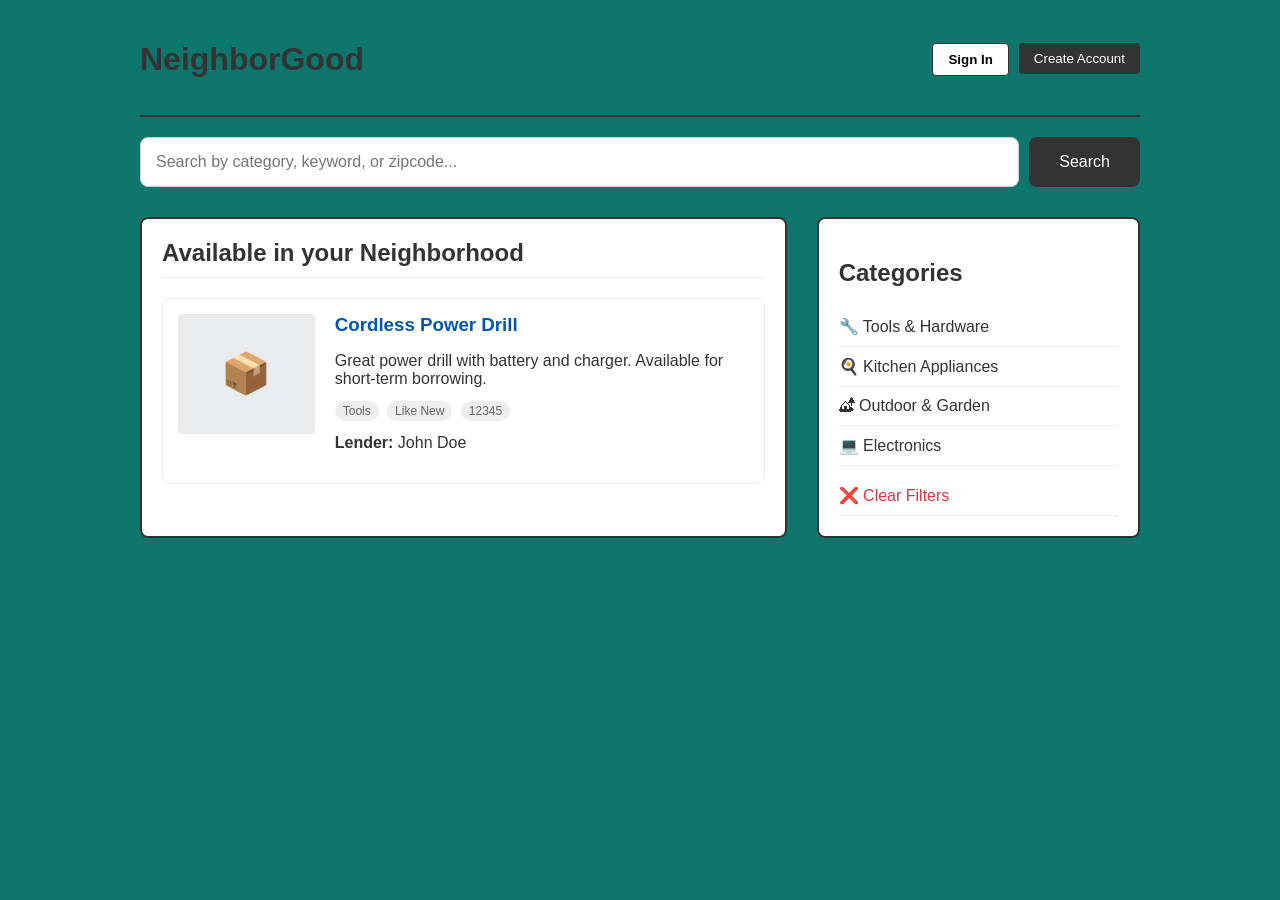
<file: frontend/index.html>
<!DOCTYPE html>
<html lang="en">
<head>
    <meta charset="UTF-8">
    <meta name="viewport" content="width=device-width, initial-scale=1.0">
    <title>NeighborGood - Home</title>
    <link rel="stylesheet" href="style.css">
    <style>
        .empty-state { text-align: center; padding: 40px 20px; color: #6c757d; }
        .empty-state-icon { font-size: 50px; margin-bottom: 15px; color: #bdb8ad; }
        .empty-state p { font-size: 18px; margin-bottom: 20px; }
    </style>
</head>
<body>

<div class="container">
    <header>
        <a href="index.html" style="text-decoration: none; color: inherit;">
            <h1>NeighborGood</h1>
        </a>
        
        <div id="authNav" class="auth-buttons">
            <a href="auth.html"><button class="btn-outline">Sign In</button></a>
            <a href="register.html"><button class="btn-solid">Create Account</button></a>
        </div>
    </header>
    <div class="search-container">
        <input type="text" id="searchBar" class="search-bar" placeholder="Search by category, keyword, or zipcode...">
        <button id="searchBtn" class="search-btn">Search</button>
    </div>
    <div class="main-grid">
        <div id="feedSection" class="feed-section">
            <h2>Available in your Neighborhood</h2>
            
            <a href="item.html">
                <div class="item-card">
                    <div class="item-image">&#128230;</div>
                    <div class="item-details">
                        <h3>Cordless Power Drill</h3>
                        <p>Great power drill with battery and charger. Available for short-term borrowing.</p>
                        <div class="tags">
                            <span class="tag">Tools</span>
                            <span class="tag">Like New</span>
                            <span class="tag">12345</span>
                        </div>
                        <p><strong>Lender:</strong> John Doe</p>
                    </div>
                </div>
            </a>
        </div>

        <div class="sidebar">
            <h2>Categories</h2>
            <ul class="category-list" id="categoryFilter">
                <li data-category="Tools & Hardware">&#128295; Tools & Hardware</li>
                <li data-category="Kitchen Appliances">&#127859; Kitchen Appliances</li>
                <li data-category="Outdoor & Garden">&#127957; Outdoor & Garden</li>
                <li data-category="Electronics">&#128187; Electronics</li>
                <li data-category="" style="color: #dc3545; margin-top: 10px;">&#10060; Clear Filters</li>
            </ul>
        </div>
    </div>
</div>



<script>
    const API_BASE = "http://localhost:5001/api";

    document.addEventListener("DOMContentLoaded", () => {
        const token = localStorage.getItem("token");
        const authNav = document.getElementById("authNav");
        
        if (token) {
            authNav.innerHTML = `
                <a href="profile.html"><button class="btn-outline">Profile</button></a>
                <button class="btn-solid" onclick="logout()">Logout</button>
            `;
        }
        fetchItems();
    });

    function logout() {
        localStorage.removeItem("user");
        localStorage.removeItem("token");
        window.location.reload(); 
    }

    async function fetchItems(searchQuery = "") {
        try {
            const url = searchQuery ? `${API_BASE}/items?search=${encodeURIComponent(searchQuery)}` : `${API_BASE}/items`;
            const response = await fetch(url);
            const items = await response.json();
            const feedSection = document.getElementById("feedSection");
            
            if (!items || items.length === 0) return; // Keep static if empty
            
            feedSection.innerHTML = `<h2>Available in your Neighborhood</h2>`;
            items.forEach(item => {
                const ownerName = item.owner ? item.owner.displayName : "Neighbor";
                feedSection.innerHTML += `
                    <a href="item.html?id=${item._id}" style="text-decoration: none; color: inherit;">
                        <div class="item-card">
                            <div class="item-image">&#128230;</div>
                            <div class="item-details">
                                <h3>${item.title}</h3>
                                <p>${item.description ? item.description.substring(0, 60) + '...' : ''}</p>
                                <div class="tags">
                                    <span class="tag">${item.category}</span>
                                    <span class="tag">${item.condition}</span>
                                    <span class="tag">${item.zipcode}</span>
                                </div>
                                <p><strong>Lender:</strong> ${ownerName}</p>
                            </div>
                        </div>
                    </a>`;
            });
        } catch (error) {
            console.error("Failed to fetch items. Backend might be offline.");
        }
    }
    document.getElementById("searchBtn").addEventListener("click", () => {
        fetchItems(document.getElementById("searchBar").value);
    });

    // Connect Sidebar Category Filters
    const categoryItems = document.querySelectorAll("#categoryFilter li");
    
    categoryItems.forEach(item => {
        item.addEventListener("click", (e) => {
            const category = e.target.getAttribute("data-category");
            // Visually update the search bar to show what is being filtered
            document.getElementById("searchBar").value = category;
            
            fetchItems(category);
        });
    });
</script>

</body>
</html>
</file>
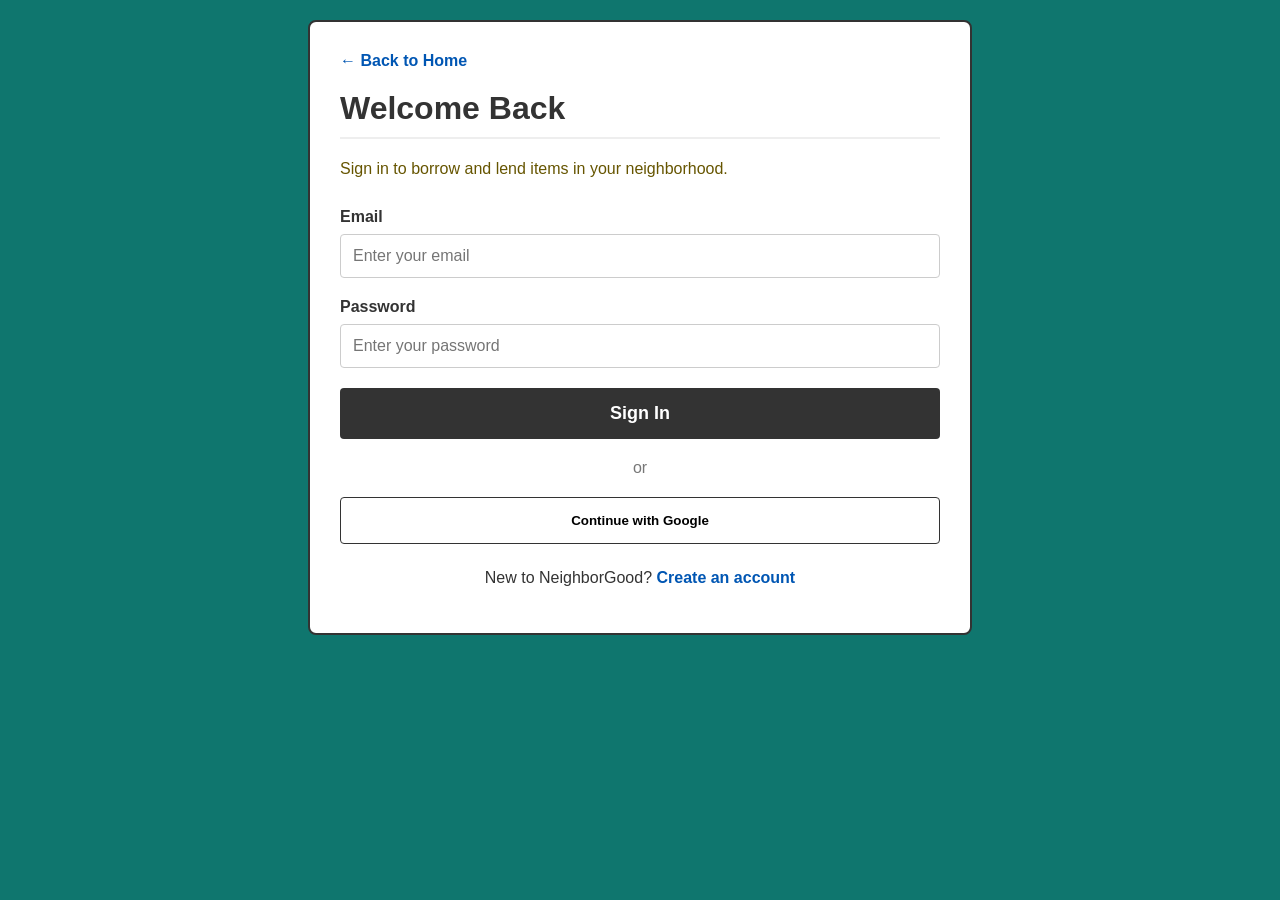
<file: frontend/admin.html>
<!DOCTYPE html>
<html lang="en">
<head>
    <meta charset="UTF-8">
    <meta name="viewport" content="width=device-width, initial-scale=1.0">
    <title>Admin Dashboard - NeighborGood</title>
    <link rel="stylesheet" href="style.css">
</head>
<body>

<div class="container">
    <div class="admin-header">
        <h1>Admin Dashboard</h1>
        <span class="badge">Admin Only</span>
    </div>

    <a href="index.html" class="header-link">&larr; Back to Home</a>

    <!-- added admin dashboard sections for managing users and item listings -->
    <div class="data-section">
        <h2>User Management</h2>

        <table>
            <thead>
                <tr>
                    <th>User</th>
                    <th>Email</th>
                    <th>Zipcode</th>
                    <th>Trust Score</th>
                    <th>Action</th>
                </tr>
            </thead>
            <tbody>
                <tr>
                    <td>Juan V.</td>
                    <td>juan@example.com</td>
                    <td>92507</td>
                    <td>N/A</td>
                    <td>
                        <button class="btn-warning">Update</button>
                        <button class="btn-danger">Delete</button>
                    </td>
                </tr>
            </tbody>
        </table>
    </div>

    <div class="data-section">
        <h2>Listing Management</h2>

        <table>
            <thead>
                <tr>
                    <th>Item</th>
                    <th>Owner</th>
                    <th>Category</th>
                    <th>Status</th>
                    <th>Action</th>
                </tr>
            </thead>
            <tbody>
                <tr>
                    <td>DeWalt 20V Max Cordless Drill</td>
                    <td>Juan V.</td>
                    <td>Tools</td>
                    <td>Active</td>
                    <td>
                        <button class="btn-warning">Review</button>
                        <button class="btn-danger">Remove</button>
                    </td>
                </tr>
            </tbody>
        </table>
    </div>

</div>


<script>
    document.addEventListener("DOMContentLoaded", async () => {
        const token = localStorage.getItem("token");
        if (!token) {
            alert("Admin access required.");
            window.location.href = "auth.html";
            return;
        }

        const API_BASE = "http://localhost:5001/api";
        const authHeaders = { "Authorization": `Bearer ${token}` };

        try {
            const userRes = await fetch(`${API_BASE}/admin/users`, { headers: authHeaders });
            if (userRes.ok) {
                const users = await userRes.json();
                const userTbody = document.querySelectorAll("tbody")[0];
                userTbody.innerHTML = ""; // Cle
                users.forEach(u => {
                    userTbody.innerHTML += `
                        <tr>
                            <td>${u.displayName}</td>
                            <td>${u.email}</td>
                            <td>${u.zipcode}</td>
                            <td>${u.trustScore || "N/A"}</td>
                            <td>
                                <button class="btn-danger">Delete</button>
                            </td>
                        </tr>`;
                });
            }
            //Fetch
            const itemRes = await fetch(`${API_BASE}/admin/items`, { headers: authHeaders });
            if (itemRes.ok) {
                const items = await itemRes.json();
                const itemTbody = document.querySelectorAll("tbody")[1];
                itemTbody.innerHTML = ""; // Clear hardcoded data
                
                items.forEach(i => {
                    const ownerName = i.owner ? i.owner.displayName : "Unknown";
                    itemTbody.innerHTML += `
                        <tr>
                            <td>${i.title}</td>
                            <td>${ownerName}</td>
                            <td>${i.category}</td>
                            <td>${i.status}</td>
                            <td>
                                <button class="btn-danger">Remove</button>
                            </td>
                        </tr>`;
                });
            }
        } catch (error) {
            console.error("Admin fetch error:", error);
            //If the user is not an admin
            alert("Failed to load admin data. Ensure you have admin privileges.");
        }
    });
</script>

</body>
</html>
</file>
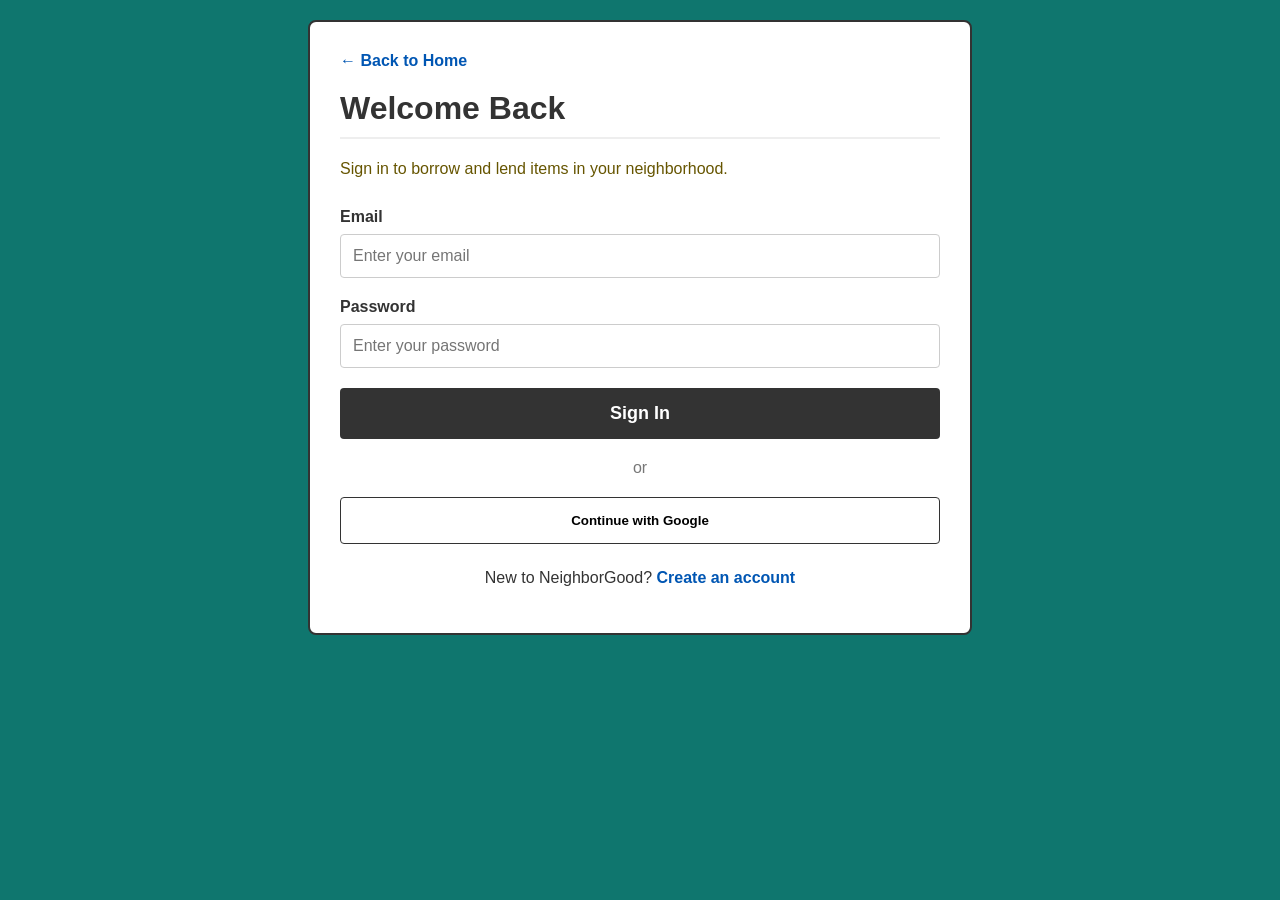
<file: frontend/auth.html>
<!DOCTYPE html>
<html lang="en">
<head>
    <meta charset="UTF-8">
    <meta name="viewport" content="width=device-width, initial-scale=1.0">
    <title>Sign In - NeighborGood</title>
    <link rel="stylesheet" href="style.css">
</head>
<body>

<!-- added sign-in page for the frontend authentication flow -->
<div class="form-container">
    <a href="index.html" class="header-link">&larr; Back to Home</a>

    <h1>Welcome Back</h1>
    <p style="color: #650; margin-bottom: 30px;">
        Sign in to borrow and lend items in your neighborhood.
    </p>

    <div class="form-group">
        <label>Email</label>
        <input type="email" id="email" class="form-control" placeholder="Enter your email">
    </div>

    <div class="form-group">
        <label>Password</label>
        <input type="password" id="password" class="form-control" placeholder="Enter your password">
    </div>

    <button id="loginBtn" class="btn-submit">Sign In</button>

    <div style="text-align: center; margin: 20px 0; color: #777;">
        or
    </div>

    <button class="btn-outline" style="width: 100%; padding: 15px;">
        Continue with Google
    </button>

    <p style="text-align: center; margin-top: 25px;">
        New to NeighborGood?
        <a href="register.html" style="color: #0056b3; font-weight: bold;">Create an account</a>
    </p>
</div>
<!--The script looks for the IDs-->
<script>
    document.getElementById("loginBtn").addEventListener("click", async (e) => {
        e.preventDefault();
        
        
        const email = document.getElementById("email").value;
        const password = document.getElementById("password").value;

        try {
            const response = await fetch("http://localhost:5001/api/users/login", {
                method: "POST",
                headers: { "Content-Type": "application/json" },
                body: JSON.stringify({ email, password })
            });

            const data = await response.json();

            if (response.ok) {
                // Save data to localStorage
                localStorage.setItem("user", JSON.stringify(data));
                localStorage.setItem("token", data.token);
                // homepage
                window.location.href = "index.html";
            } else {
                alert("Login failed: " + (data.message || "Invalid credentials"));
            }
        } catch (error) {
            console.error("Error logging in:", error);
            alert("Could not connect to the server.");
        }
    });
</script>

</body>
</html>
</file>
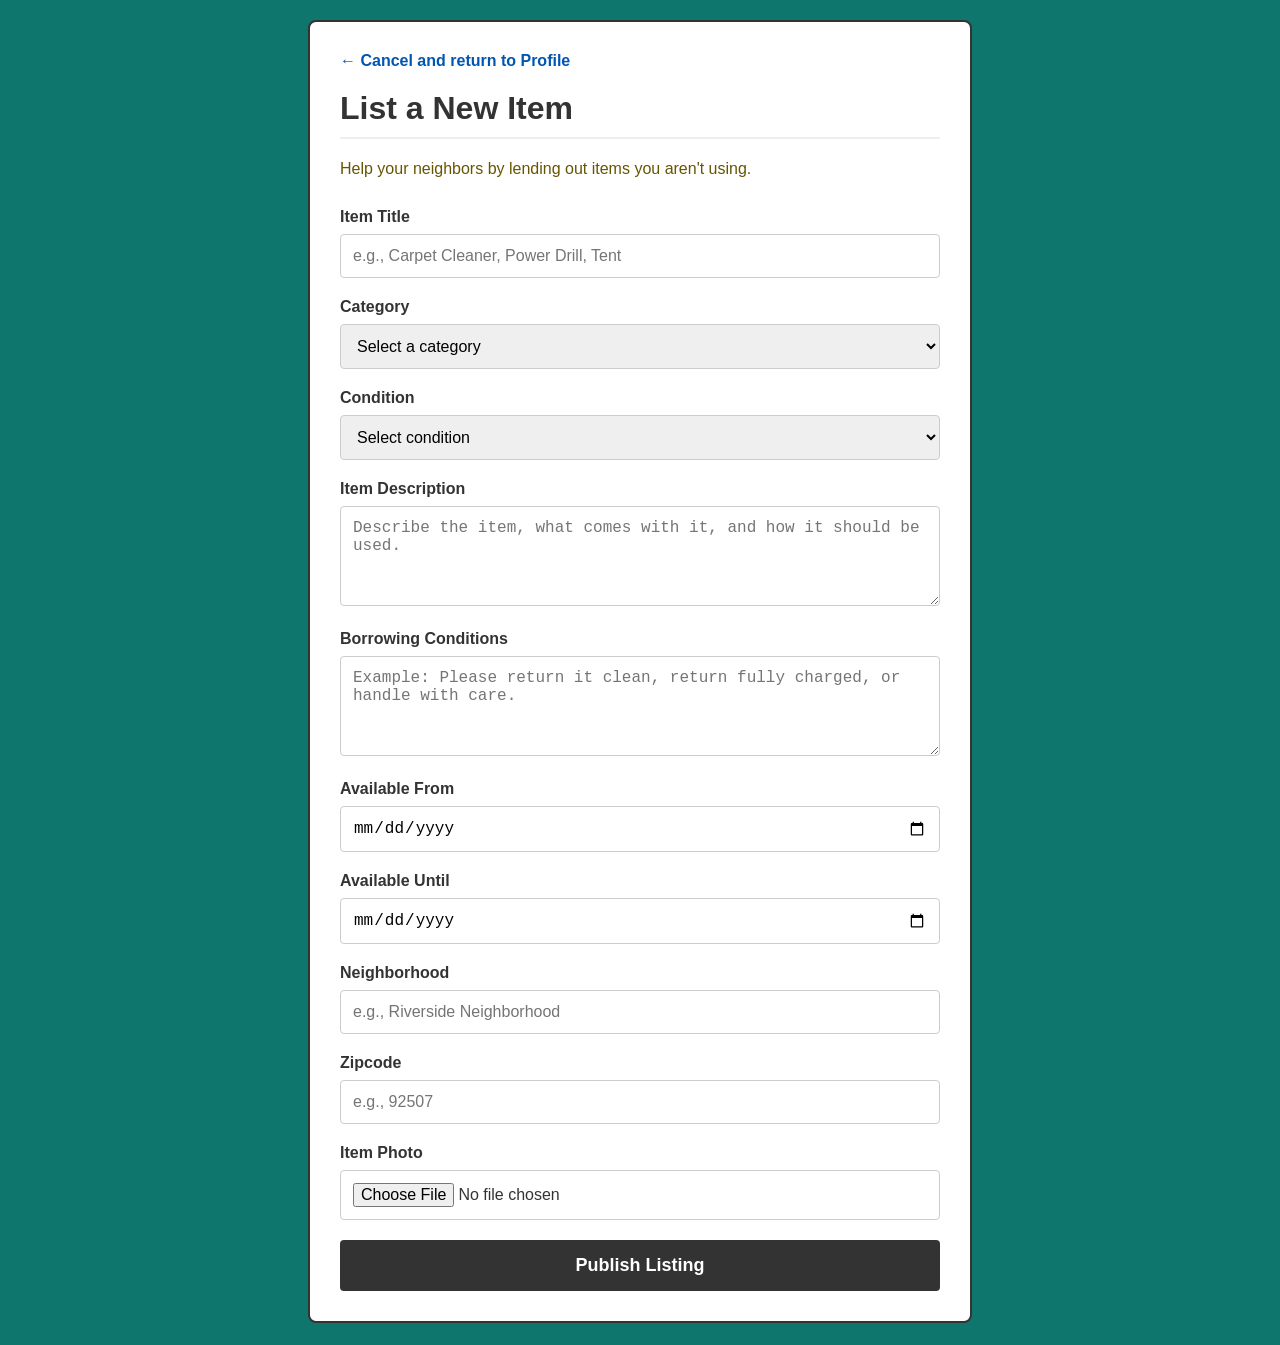
<file: frontend/create-listing.html>
<!DOCTYPE html>
<html lang="en">
<head>
    <meta charset="UTF-8">
    <meta name="viewport" content="width=device-width, initial-scale=1.0">
    <title>List an Item - NeighborGood</title>
    <link rel="stylesheet" href="style.css">
</head>
<body>

<div class="form-container">
    <a href="profile.html" class="header-link">&larr; Cancel and return to Profile</a>
    
    <h1>List a New Item</h1>
    <p style="color: #650; margin-bottom: 30px;">Help your neighbors by lending out items you aren't using.</p>

    <!-- added form structure so this page can connect to the backend later -->
    <form id="listingForm">

        <div class="form-group">
            <label for="title">Item Title</label>
            <input 
                type="text" 
                id="title" 
                name="title" 
                class="form-control" 
                placeholder="e.g., Carpet Cleaner, Power Drill, Tent"
                required
            >
        </div>

        <div class="form-group">
            <label for="category">Category</label>
            <select id="category" name="category" class="form-control" required>
                <option value="">Select a category</option>
                <option value="Tools & Hardware">Tools & Hardware</option>
                <option value="Kitchen Appliances">Kitchen Appliances</option>
                <option value="Outdoor & Garden">Outdoor & Garden</option>
                <option value="Electronics">Electronics</option>
            </select>
        </div>

        <div class="form-group">
            <label for="condition">Condition</label>
            <select id="condition" name="condition" class="form-control" required>
                <option value="">Select condition</option>
                <option value="Brand New">Brand New</option>
                <option value="Like New">Like New</option>
                <option value="Good">Good (Normal Wear)</option>
                <option value="Fair">Fair (Works fine, looks used)</option>
            </select>
        </div>

        <div class="form-group">
            <label for="description">Item Description</label>
            <textarea 
                id="description" 
                name="description" 
                class="form-control" 
                placeholder="Describe the item, what comes with it, and how it should be used."
                required
            ></textarea>
        </div>

        <div class="form-group">
            <label for="borrowingConditions">Borrowing Conditions</label>
            <textarea 
                id="borrowingConditions" 
                name="borrowingConditions" 
                class="form-control" 
                placeholder="Example: Please return it clean, return fully charged, or handle with care."
            ></textarea>
        </div>

        <div class="form-group">
            <label for="availabilityStart">Available From</label>
            <input 
                type="date" 
                id="availabilityStart" 
                name="availabilityStart" 
                class="form-control"
                required
            >
        </div>

        <div class="form-group">
            <label for="availabilityEnd">Available Until</label>
            <input 
                type="date" 
                id="availabilityEnd" 
                name="availabilityEnd" 
                class="form-control"
                required
            >
        </div>

        <div class="form-group">
            <label for="neighborhood">Neighborhood</label>
            <input 
                type="text" 
                id="neighborhood" 
                name="neighborhood" 
                class="form-control" 
                placeholder="e.g., Riverside Neighborhood"
                required
            >
        </div>

        <div class="form-group">
            <label for="zipcode">Zipcode</label>
            <input 
                type="text" 
                id="zipcode" 
                name="zipcode" 
                class="form-control" 
                placeholder="e.g., 92507"
                required
            >
        </div>

        <div class="form-group">
            <label for="itemPhoto">Item Photo</label>
            <input 
                type="file" 
                id="itemPhoto" 
                name="itemPhoto" 
                class="form-control"
                accept="image/*"
            >
        </div>

        <button type="submit" class="btn-submit">Publish Listing</button>

    </form>
</div>

<script>
    document.getElementById("listingForm").addEventListener("submit", async (e) => {
        e.preventDefault();
        const token = localStorage.getItem("token");
        

        if (!token) {
            alert("You must be logged in to create a listing.");
            window.location.href = "auth.html";
            return;
        }

        
        const payload = {
            title: document.getElementById("title").value,
            category: document.getElementById("category").value,
            condition: document.getElementById("condition").value,
            description: document.getElementById("description").value,
            borrowingConditions: document.getElementById("borrowingConditions").value,
            availabilityStart: document.getElementById("availabilityStart").value,
            availabilityEnd: document.getElementById("availabilityEnd").value,
            neighborhood: document.getElementById("neighborhood").value,
            zipcode: document.getElementById("zipcode").value,
            status: "available"
        };

        try {
            const response = await fetch("http://localhost:5001/api/items", {
                method: "POST",
                headers: { 
                    "Content-Type": "application/json",
                    "Authorization": `Bearer ${token}`
                },
                body: JSON.stringify(payload)
            });

            if (response.ok) {
                alert("Listing created successfully!");
                window.location.href = "index.html";
            } else {
                const data = await response.json();
                alert("Failed to create listing: " + (data.message || "Unknown error"));
            }
        } catch (error) {
            console.error("Error creating listing:", error);
            alert("Could not connect to the server.");
        }
    });
</script>

</body>
</html>
</file>
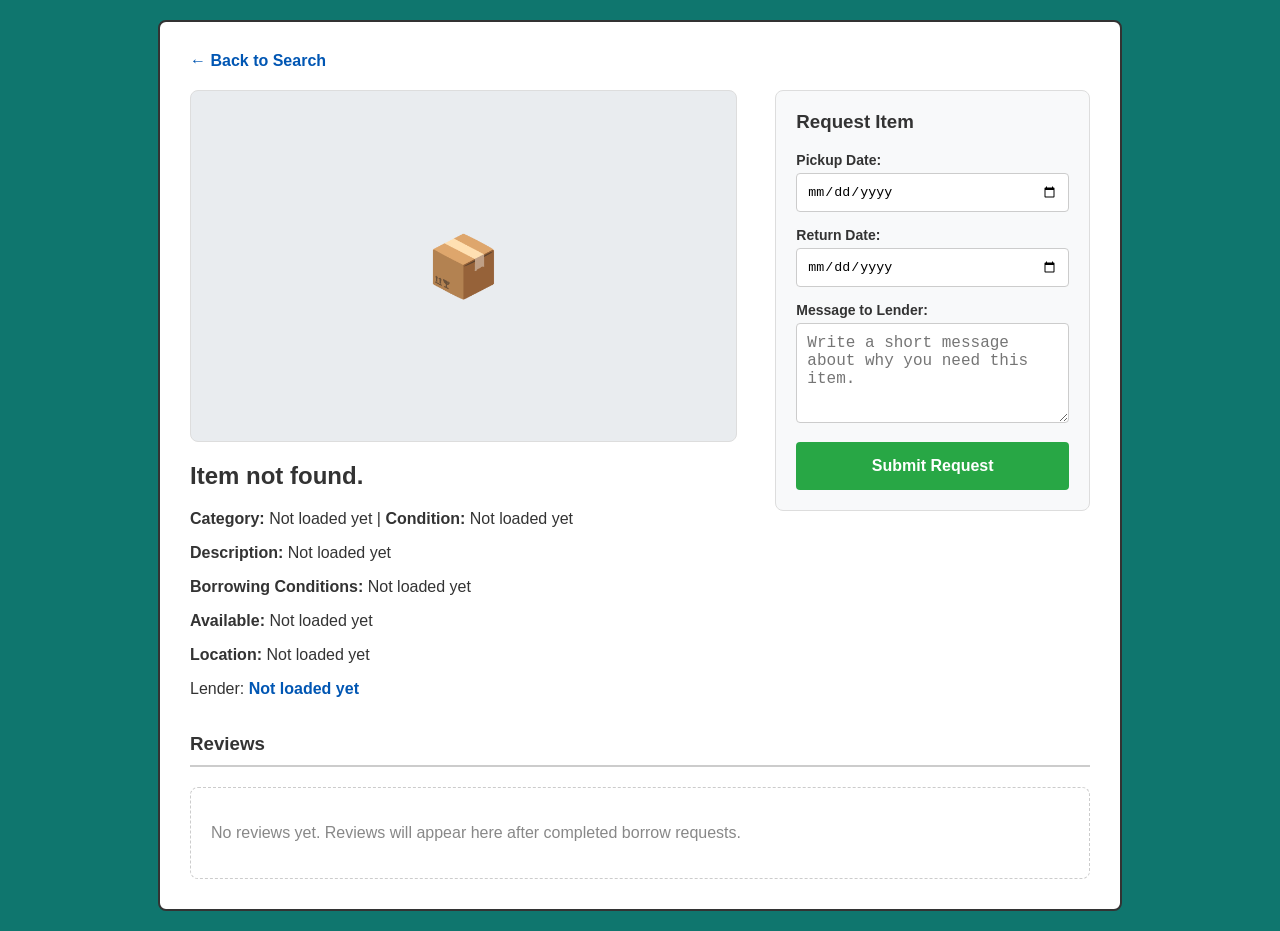
<file: frontend/item.html>
<!DOCTYPE html>
<html lang="en">
<head>
    <meta charset="UTF-8">
    <meta name="viewport" content="width=device-width, initial-scale=1.0">
    <title>Item Detail - NeighborGood</title>
    <link rel="stylesheet" href="style.css">
</head>
<body>

<div class="item-detail-container">
    <a href="index.html" class="header-link">&larr; Back to Search</a>
    
    <div class="top-section">
        <div class="image-gallery">
            <div class="main-image" id="itemImage">&#128230;</div>

            <!-- added backend-ready placeholders that will be filled with real item data later -->
            <h2 id="itemTitle">Item details will load here</h2>
            <p>
                <strong>Category:</strong> <span id="itemCategory">Not loaded yet</span> |
                <strong>Condition:</strong> <span id="itemCondition">Not loaded yet</span>
            </p>
            <p><strong>Description:</strong> <span id="itemDescription">Not loaded yet</span></p>
            <p><strong>Borrowing Conditions:</strong> <span id="borrowingConditions">Not loaded yet</span></p>
            <p><strong>Available:</strong> <span id="itemAvailability">Not loaded yet</span></p>
            <p><strong>Location:</strong> <span id="itemLocation">Not loaded yet</span></p>
            <p>Lender: <a href="profile.html" id="itemLender" style="color: #0056b3; font-weight: bold;">Not loaded yet</a></p>
        </div>
        
        <div class="action-panel">
            <h3 style="margin-top: 0;">Request Item</h3>

            <!-- added request form so borrow requests can connect to the backend later -->
            <form id="requestForm">
                <div class="input-group">
                    <label for="pickupDate">Pickup Date:</label>
                    <input type="date" id="pickupDate" name="pickupDate" required>
                </div>

                <div class="input-group">
                    <label for="returnDate">Return Date:</label>
                    <input type="date" id="returnDate" name="returnDate" required>
                </div>

                <div class="input-group">
                    <label for="requestMessage">Message to Lender:</label>
                    <textarea 
                        id="requestMessage" 
                        name="requestMessage" 
                        class="form-control" 
                        placeholder="Write a short message about why you need this item."
                    ></textarea>
                </div>

                <button type="submit" class="btn-request">Submit Request</button>
            </form>
        </div>
    </div>

    <!-- added reviews section for item ratings and feedback -->
    <h3 class="section-title">Reviews</h3>
    <div style="background: white; border: 1px dashed #ccc; border-radius: 8px; padding: 20px; color: #888;">
        <p>No reviews yet. Reviews will appear here after completed borrow requests.</p>
    </div>
</div>

<script>
    document.addEventListener("DOMContentLoaded", async () => {
        const params = new URLSearchParams(window.location.search);
        const itemId = params.get("id");

        if (!itemId) {
            document.getElementById("itemTitle").textContent = "Item not found.";
            return;
        }

        //Fetch Item Details
        try {
            const response = await fetch(`http://localhost:5001/api/items/${itemId}`);
            const item = await response.json();

            document.getElementById("itemTitle").textContent = item.title;
            document.getElementById("itemCategory").textContent = item.category;
            document.getElementById("itemCondition").textContent = item.condition;
            document.getElementById("itemDescription").textContent = item.description;
            document.getElementById("borrowingConditions").textContent = item.borrowingConditions || "None";
            
            const start = new Date(item.availabilityStart).toLocaleDateString();
            const end = new Date(item.availabilityEnd).toLocaleDateString();
            document.getElementById("itemAvailability").textContent = `${start} to ${end}`;
            
            document.getElementById("itemLocation").textContent = `${item.neighborhood}, ${item.zipcode}`;
            
            if(item.owner) {
                document.getElementById("itemLender").textContent = item.owner.displayName || "Unknown User";
            }
        } catch (error) {
            console.error("Error loading item:", error);
            document.getElementById("itemTitle").textContent = "Error loading item data.";
        }
        //for item reviews
        try {
            const reviewResponse = await fetch(`http://localhost:5001/api/reviews/item/${itemId}`);
            const reviewsContainer = document.querySelector(".section-title + div");

            if (reviewResponse.ok) {
                const reviews = await reviewResponse.json();
                
                if (reviews.length > 0) {
                    reviewsContainer.innerHTML = ""; // Clear
                    reviewsContainer.style.background = "transparent";
                    reviewsContainer.style.border = "none";
                    reviewsContainer.style.padding = "0";

                    reviews.forEach(review => {
                        const stars = "⭐".repeat(review.rating);
                        
                        reviewsContainer.innerHTML += `
                            <div style="background: white; border: 1px solid #eee; border-radius: 8px; padding: 15px; margin-bottom: 10px;">
                                <div style="display: flex; justify-content: space-between; margin-bottom: 10px;">
                                    <strong>${review.reviewerName || "Neighbor"}</strong>
                                    <span>${stars}</span>
                                </div>
                                <p style="margin: 0; color: #555;">"${review.comment}"</p>
                                <small style="color: #999; display: block; margin-top: 10px;">${new Date(review.createdAt).toLocaleDateString()}</small>
                            </div>`;
                    });
                }
            }
        } catch (error) {
            console.error("Error loading reviews:", error);
        }

        //Handle Borrow Request 
        document.getElementById("requestForm").addEventListener("submit", async (e) => {
            e.preventDefault();
            
            const userStr = localStorage.getItem("user");
            if (!userStr) {
                alert("Please log in to request an item.");
                window.location.href = "auth.html";
                return;
            }
            const user = JSON.parse(userStr);
            const payload = {
                item: itemId,
                borrowerName: user.displayName,
                borrowerEmail: user.email,
                pickupDate: document.getElementById("pickupDate").value,
                returnDate: document.getElementById("returnDate").value,
                message: document.getElementById("requestMessage").value
            };

            try {
                const reqResponse = await fetch("http://localhost:5001/api/borrow-requests", {
                    method: "POST",
                    headers: { "Content-Type": "application/json" },
                    body: JSON.stringify(payload)
                });

                if (reqResponse.ok) {
                    alert("Borrow request sent to the owner!");
                    document.getElementById("pickupDate").value = "";
                    document.getElementById("returnDate").value = "";
                    document.getElementById("requestMessage").value = "";
                } 
                else {
                    const errorData = await reqResponse.json();
                    alert("Failed to send request: " + (errorData.message || "Unknown error"));
                }
            } catch (err) {
                console.error("Request error:", err);
                alert("Could not connect to the server.");
            }
        });
    });
</script>

</body>
</html>
</file>
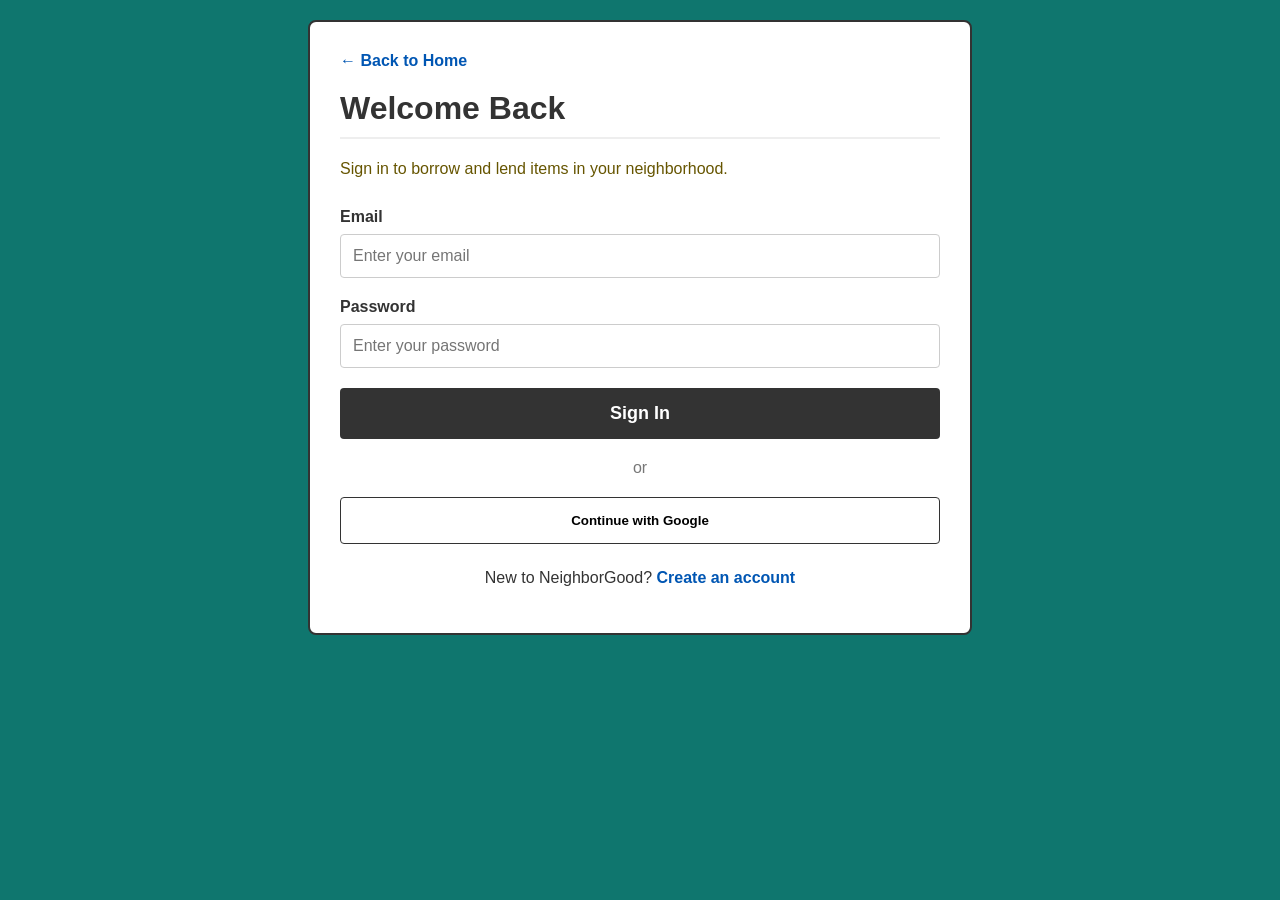
<file: frontend/profile.html>
<!DOCTYPE html>
<html lang="en">
<head>
    <meta charset="UTF-8">
    <meta name="viewport" content="width=device-width, initial-scale=1.0">
    <title>User Profile - NeighborGood</title>
    <link rel="stylesheet" href="style.css">
</head>
<body>

<div class="profile-detail-container">
    <a href="index.html" class="header-link">&larr; Back to Search</a>

    <div class="profile-card">
        <div class="avatar" id="profileAvatar">JV</div>
        <div class="profile-info">
            <h1 id="profileName">Juan Varela</h1>
            <div class="location" id="profileLocation">&#128205; Random Neighborhood | Zipcode: 12345</div>
            <p class="bio" id="profileBio">"Local resident happy to share tools and gear with neighbors."</p>
        </div>
    </div>

    <div class="stats-grid">
        <div class="stat-box">
            <div class="stat-number">N/A</div>
            <div class="stat-label">Trust Score</div>
        </div>
        <div class="stat-box">
            <div class="stat-number">0</div>
            <div class="stat-label">Items Listed</div>
        </div>
        <div class="stat-box">
            <div class="stat-number">0</div>
            <div class="stat-label">Successfully Lended</div>
        </div>
        <div class="stat-box">
            <div class="stat-number">0</div>
            <div class="stat-label">Successfully Borrowed</div>
        </div>
    </div>

    

    <h3 class="section-title">Current Listings</h3>
    <div style="text-align: center; padding: 30px; background: white; border: 1px dashed #ccc; border-radius: 8px; color: #830;">
        <p>You currently have no active listings.</p>
        <a href="create-listing.html">
            <button class="btn-outline">Create a Listing</button>
        </a>
    </div>
</div>

<script>
    document.addEventListener("DOMContentLoaded", async () => {
        const userStr = localStorage.getItem("user");
        const token = localStorage.getItem("token");

        if (!userStr || !token) {
            alert("Please log in to view your profile.");
            window.location.href = "auth.html";
            return;
        }

        const user = JSON.parse(userStr);
        const API_BASE = "http://localhost:5001/api";

        try {
            //Fetch user profile data
            const response = await fetch(`${API_BASE}/users/${user._id || user.id}`, {
                headers: { "Authorization": `Bearer ${token}` }
            });
            
            if (response.ok) {
                const profileData = await response.json();

                //Update Header Info
                document.getElementById("profileName").textContent = profileData.displayName;
                document.getElementById("profileAvatar").textContent = profileData.displayName.substring(0, 2).toUpperCase();
                document.getElementById("profileLocation").innerHTML = `&#128205; ${profileData.neighborhood} | Zipcode: ${profileData.zipcode}`;
                document.getElementById("profileBio").textContent = `"${profileData.bio || 'Happy to share with my neighbors!'}"`;

                //Update Stats Grid
                const statBoxes = document.querySelectorAll(".stat-number");
                statBoxes[0].textContent = profileData.trustScore ? `${profileData.trustScore} / 5` : "New";
                statBoxes[1].textContent = profileData.itemsListed || 0;
                statBoxes[2].textContent = profileData.itemsLended || 0;
                statBoxes[3].textContent = profileData.itemsBorrowed || 0;
            }
        } catch (error) {
            console.error("Failed to load profile data:", error);
        }
    });
</script>

</body>
</html>
</file>
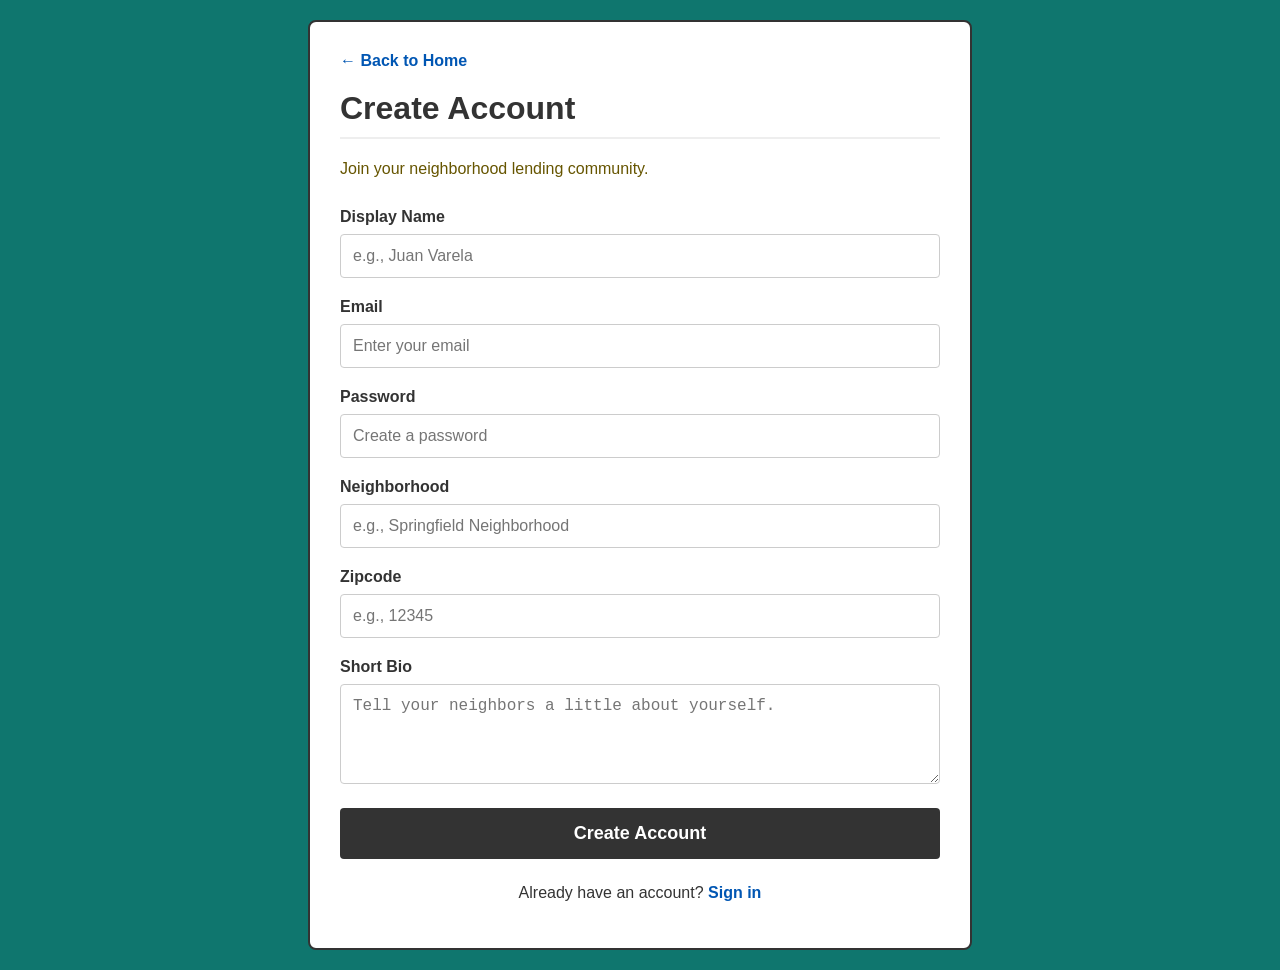
<file: frontend/register.html>
<!DOCTYPE html>
<html lang="en">
<head>
    <meta charset="UTF-8">
    <meta name="viewport" content="width=device-width, initial-scale=1.0">
    <title>Create Account - NeighborGood</title>
    <link rel="stylesheet" href="style.css">
</head>
<body>

<div class="form-container">
    <a href="index.html" class="header-link">&larr; Back to Home</a>

    <h1>Create Account</h1>
    <p style="color: #650; margin-bottom: 30px;">
        Join your neighborhood lending community.
    </p>

    <div class="form-group">
        <label>Display Name</label>
        <input type="text" id="displayName" class="form-control" placeholder="e.g., Juan Varela">
    </div>

    <div class="form-group">
        <label>Email</label>
        <input type="email" id="regEmail" class="form-control" placeholder="Enter your email">
    </div>

    <div class="form-group">
        <label>Password</label>
        <input type="password" id="regPassword" class="form-control" placeholder="Create a password">
    </div>

    <div class="form-group">
        <label>Neighborhood</label>
        <input type="text" id="neighborhood" class="form-control" placeholder="e.g., Springfield Neighborhood">
    </div>

    <div class="form-group">
        <label>Zipcode</label>
        <input type="text" id="zipcode" class="form-control" placeholder="e.g., 12345">
    </div>

    <div class="form-group">
        <label>Short Bio</label>
        <textarea id="bio" class="form-control" placeholder="Tell your neighbors a little about yourself."></textarea>
    </div>

    <button id="registerBtn" class="btn-submit">Create Account</button>

    <p style="text-align: center; margin-top: 25px;">
        Already have an account?
        <a href="auth.html" style="color: #0056b3; font-weight: bold;">Sign in</a>
    </p>
</div>

<script>
    document.getElementById("registerBtn").addEventListener("click", async (e) => {
        e.preventDefault();
        const payload = {
            displayName: document.getElementById("displayName").value,
            email: document.getElementById("regEmail").value,
            password: document.getElementById("regPassword").value,
            neighborhood: document.getElementById("neighborhood").value,
            zipcode: document.getElementById("zipcode").value,
            bio: document.getElementById("bio").value
        };

        try {
            const response = await fetch("http://localhost:5001/api/users/register", {
                method: "POST",
                headers: { "Content-Type": "application/json" },
                body: JSON.stringify(payload)
            });
            const data = await response.json();

            if (response.ok) {
                localStorage.setItem("user", JSON.stringify(data));
                localStorage.setItem("token", data.token);
                window.location.href = "index.html"; 
            } else {
                alert("Registration failed: " + data.message);
            }
        } catch (error) {
            console.error("Error registering:", error);
            alert("Could not connect to the server.");
        }
    });
</script>

</body>
</html>
</file>
<file: frontend/style.css>
/* =========================================
   BASE STYLES (Applies to all pages)
   ========================================= */
body { 
    font-family: 'Segoe UI', Tahoma, Geneva, Verdana, sans-serif; 
    background-color: #0f766e;
    margin: 0; 
    padding: 20px; 
    color: #333; 
}

a { 
    text-decoration: none; 
    color: inherit; 
}

.container { 
    max-width: 1000px; 
    margin: 0 auto; 
}

.header-link { 
    display: inline-block; 
    margin-bottom: 20px; 
    color: #0056b3; 
    font-weight: bold; 
}

/* buttons*/
.btn-outline { background-color: white; border: 1px solid #333; padding: 8px 15px; border-radius: 4px; cursor: pointer; font-weight: bold; }
.btn-solid { background-color: #333; color: white; border: none; padding: 8px 15px; border-radius: 4px; cursor: pointer; }
.btn-request { width: 100%; padding: 15px; background: #28a745; color: white; border: none; font-size: 16px; font-weight: bold; border-radius: 4px; cursor: pointer; transition: background 0.2s; }
.btn-request:hover { background: #218838; }
.btn-edit { background: #eee; border: 1px solid #ccc; padding: 8px 15px; border-radius: 4px; cursor: pointer; font-weight: bold; }
.btn-delete { background: #dc3545; color: white; border: none; padding: 8px 15px; border-radius: 4px; cursor: pointer; font-weight: bold; margin-left: 10px; }
.btn-danger { background: #dc3545; color: white; border: none; padding: 6px 12px; border-radius: 4px; cursor: pointer; font-size: 12px; font-weight: bold; }
.btn-warning { background: #ffc107; color: #333; border: none; padding: 6px 12px; border-radius: 4px; cursor: pointer; font-size: 12px; font-weight: bold; }
.btn-submit { width: 100%; background: #333; color: white; border: none; padding: 15px; font-size: 18px; font-weight: bold; border-radius: 4px; cursor: pointer; transition: 0.2s; }
.btn-submit:hover { background: #555; }

/* index.html*/
header { display: flex; justify-content: space-between; align-items: center; margin-bottom: 20px; border-bottom: 2px solid #333; padding-bottom: 15px; }
.auth-buttons { display: flex; gap: 10px; }
.search-container { display: flex; gap: 10px; margin-bottom: 30px; }
.search-bar { flex: 1; padding: 15px; font-size: 16px; border: 1px solid #ccc; border-radius: 8px; }
.search-btn { padding: 15px 30px; background-color: #333; color: white; border: none; border-radius: 8px; cursor: pointer; font-size: 16px; }

.main-grid { display: grid; grid-template-columns: 2fr 1fr; gap: 30px; }
.feed-section { border: 2px solid #333; padding: 20px; border-radius: 8px; background: white; }
.feed-section h2 { margin-top: 0; border-bottom: 1px solid #eee; padding-bottom: 10px; }

.item-card { display: flex; gap: 20px; padding: 15px; border: 1px solid #eee; border-radius: 8px; transition: box-shadow 0.2s; cursor: pointer; }
.item-card:hover { box-shadow: 0 4px 8px rgba(0,0,0,0.1); }
.item-image { width: 180px; height: 120px; background-color: #e9ecef; border-radius: 4px; display: flex; align-items: center; justify-content: center; font-size: 40px; }
.item-details h3 { margin: 0 0 5px 0; color: #0056b3; }
.tags { margin: 5px 0; font-size: 12px; color: #666; }
.tag { background: #eee; padding: 3px 8px; border-radius: 12px; margin-right: 5px; }

.sidebar { border: 2px solid #333; padding: 20px; border-radius: 8px; background: white; height: fit-content; }
.category-list { list-style: none; padding: 0; margin: 0; }
.category-list li { padding: 10px 0; border-bottom: 1px solid #eee; cursor: pointer; transition: color 0.2s; }
.category-list li:hover { color: #0056b3; font-weight: bold; }

/* item.html*/

/* added active styling for the item detail page and borrow request form */
.item-detail-container { max-width: 900px; margin: 0 auto; background: white; padding: 30px; border: 2px solid #333; border-radius: 8px; }
.top-section { display: flex; gap: 40px; }
.image-gallery { flex: 2; }
.main-image { width: 100%; height: 350px; background-color: #e9ecef; display: flex; align-items: center; justify-content: center; font-size: 60px; border-radius: 8px; border: 1px solid #ddd; }
.action-panel { flex: 1; background: #f8f9fa; padding: 20px; border-radius: 8px; border: 1px solid #ddd; height: fit-content; }
.input-group { margin-bottom: 15px; }
.input-group label { display: block; margin-bottom: 5px; font-weight: bold; font-size: 14px; }
.input-group input, .input-group textarea { width: 100%; padding: 10px; border: 1px solid #ccc; border-radius: 4px; box-sizing: border-box; }
.input-group textarea { resize: vertical; min-height: 80px; }

/* profile.html*/
.profile-detail-container { max-width: 800px; margin: 0 auto; }
.profile-card { background: white; border: 2px solid #333; border-radius: 8px; padding: 30px; display: flex; gap: 30px; align-items: center; margin-bottom: 30px; }
.avatar { width: 100px; height: 100px; background-color: #333; color: white; border-radius: 50%; display: flex; align-items: center; justify-content: center; font-size: 40px; font-weight: bold; }
.profile-info h1 { margin: 0 0 10px 0; }
.location { color: #650; margin-bottom: 10px; }
.bio { font-style: italic; color: #555; }

.stats-grid { display: grid; grid-template-columns: repeat(4, 1fr); gap: 15px; margin-bottom: 30px; }
.stat-box { background: white; border: 1px solid #ccc; padding: 15px; text-align: center; border-radius: 8px; }
.stat-number { font-size: 24px; font-weight: bold; color: #333; }
.stat-label { font-size: 12px; color: #666; text-transform: uppercase; margin-top: 5px; }

.section-title { border-bottom: 2px solid #ccc; padding-bottom: 10px; margin-bottom: 20px; }
.listing-card { background: white; padding: 15px; border: 1px solid #eee; border-radius: 8px; display: flex; justify-content: space-between; align-items: center; margin-bottom: 10px; }
.item-name { font-weight: bold; font-size: 16px; }
.item-status { color: #28a745; font-size: 14px; margin-top: 5px; }

/* admin.html*/
.admin-header { background: #333; color: white; padding: 20px; border-radius: 8px; margin-bottom: 30px; display: flex; justify-content: space-between; align-items: center; }
.admin-header h1 { margin: 0; }
.badge { background: #dc3545; padding: 5px 10px; border-radius: 12px; font-size: 14px; }

.data-section { background: white; border: 1px solid #ccc; border-radius: 8px; padding: 20px; margin-bottom: 30px; }
.data-section h2 { margin-top: 0; border-bottom: 2px solid #eee; padding-bottom: 10px; }

table { width: 100%; border-collapse: collapse; margin-top: 10px; }
th, td { text-align: left; padding: 12px; border-bottom: 1px solid #eee; }
th { background-color: #f8f9fa; }

/*create-listing.html */
.form-container { max-width: 600px; margin: 0 auto; background: white; padding: 30px; border: 2px solid #333; border-radius: 8px; }
.form-container h1 { margin-top: 0; border-bottom: 2px solid #eee; padding-bottom: 10px; }
.form-group { margin-bottom: 20px; }
.form-group label { display: block; font-weight: bold; margin-bottom: 8px; }
.form-control { width: 100%; padding: 12px; border: 1px solid #ccc; border-radius: 4px; box-sizing: border-box; font-size: 16px; }
textarea.form-control { resize: vertical; min-height: 100px; }
.photo-upload { border: 2px dashed #ccc; padding: 30px; text-align: center; border-radius: 4px; background: #fdfdfd; color: #888; cursor: pointer; margin-bottom: 20px; }
</file>
